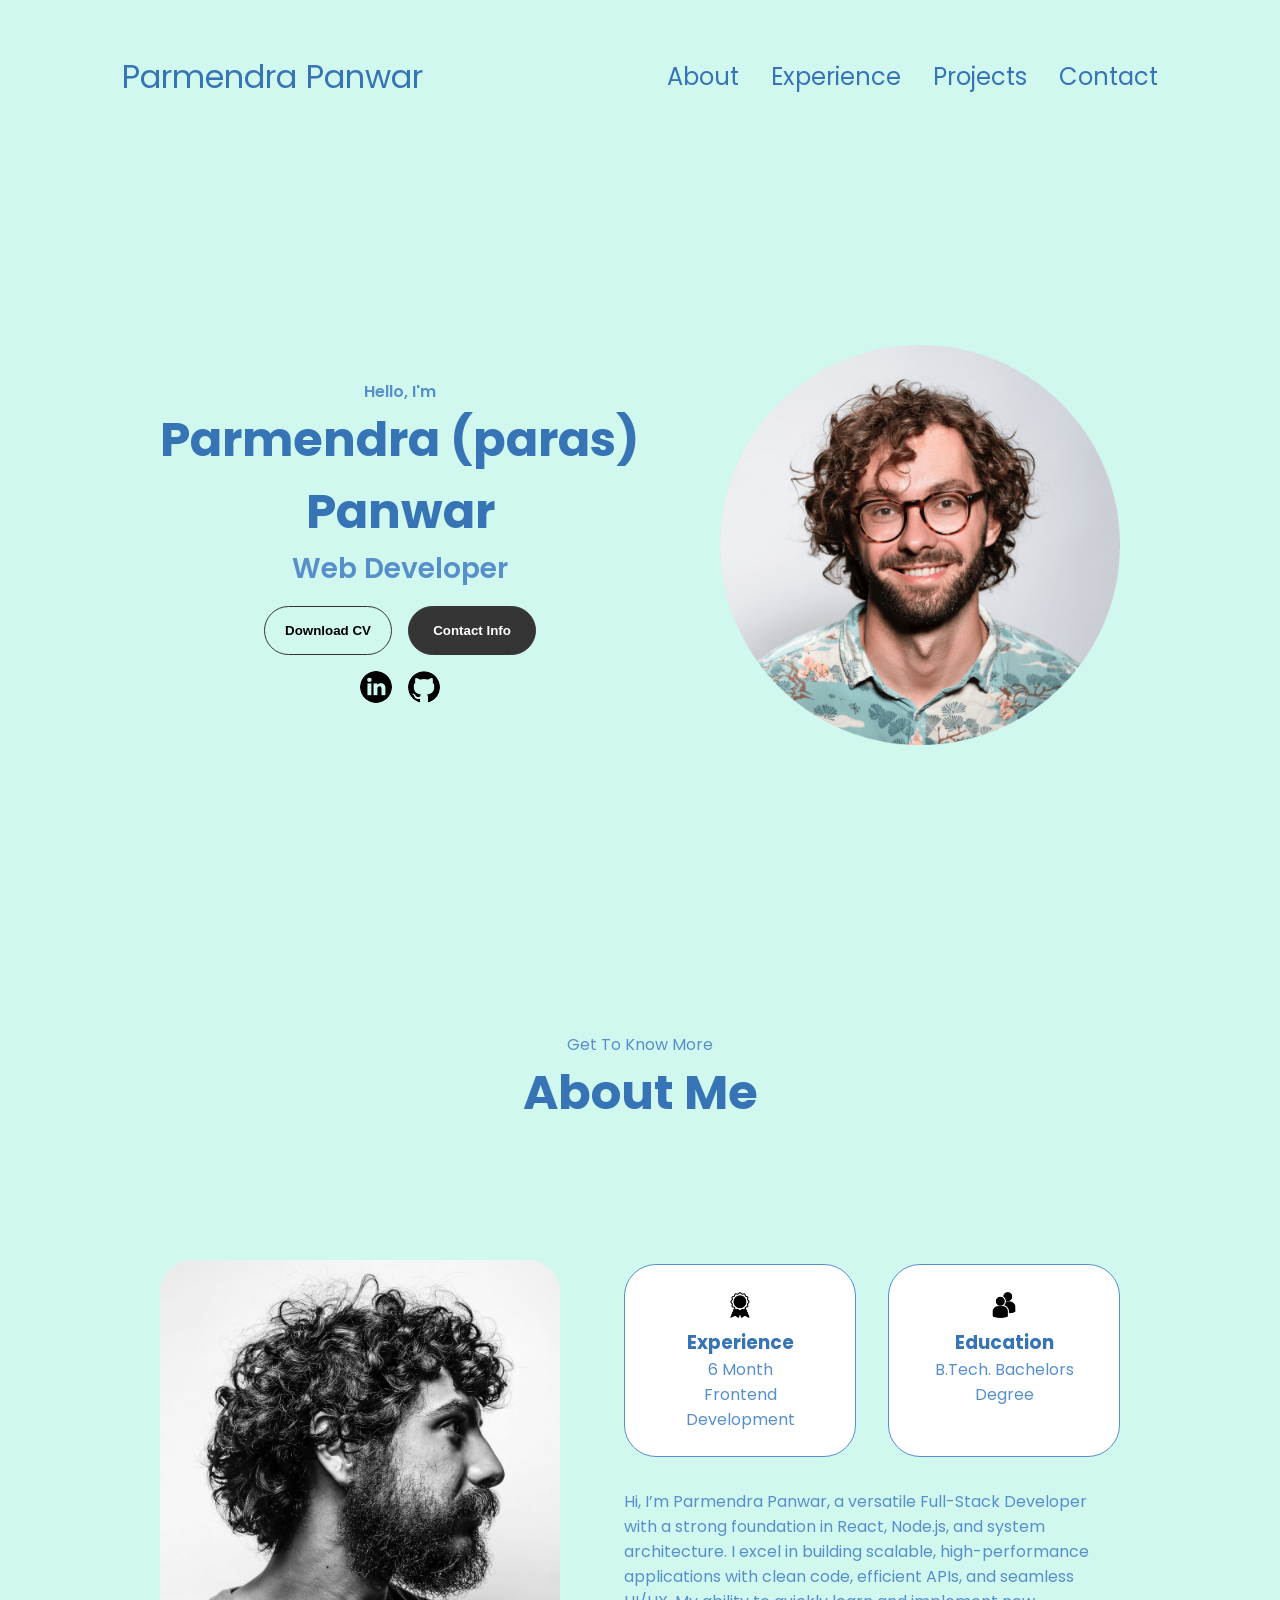
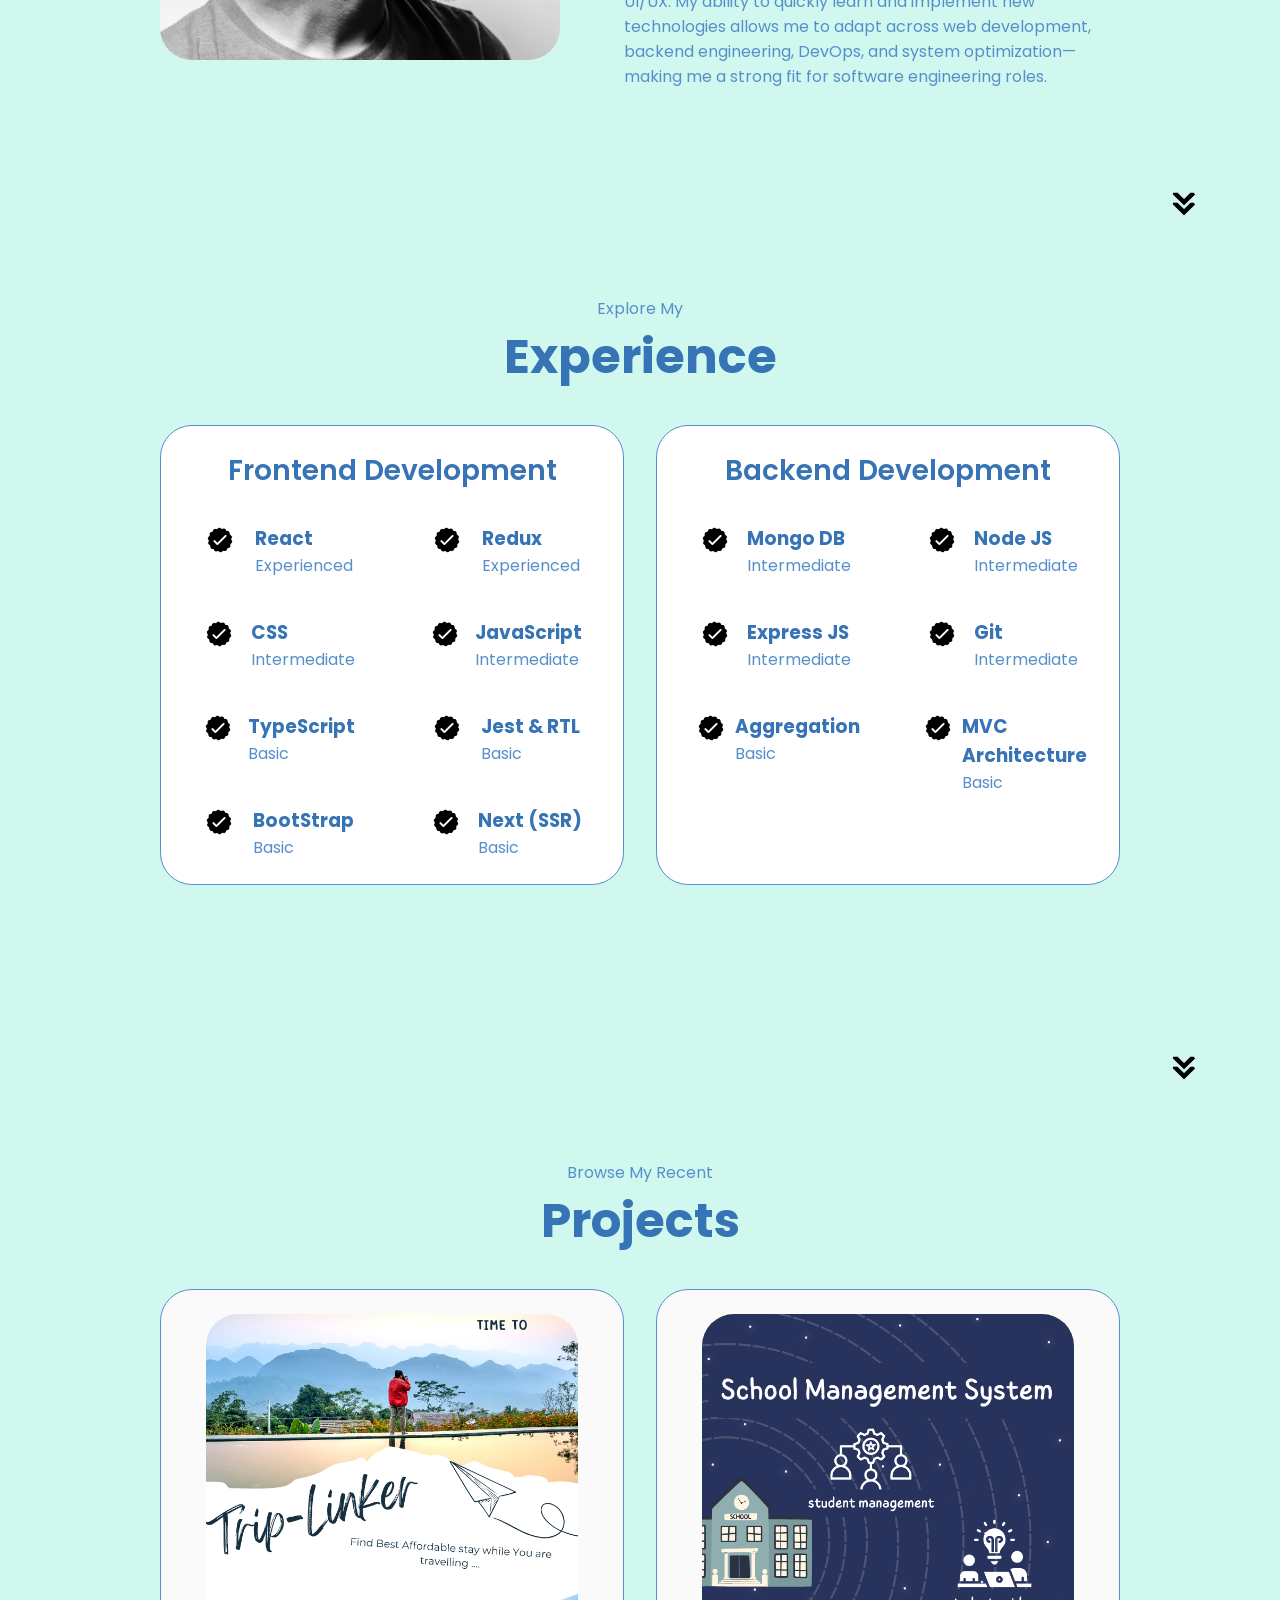
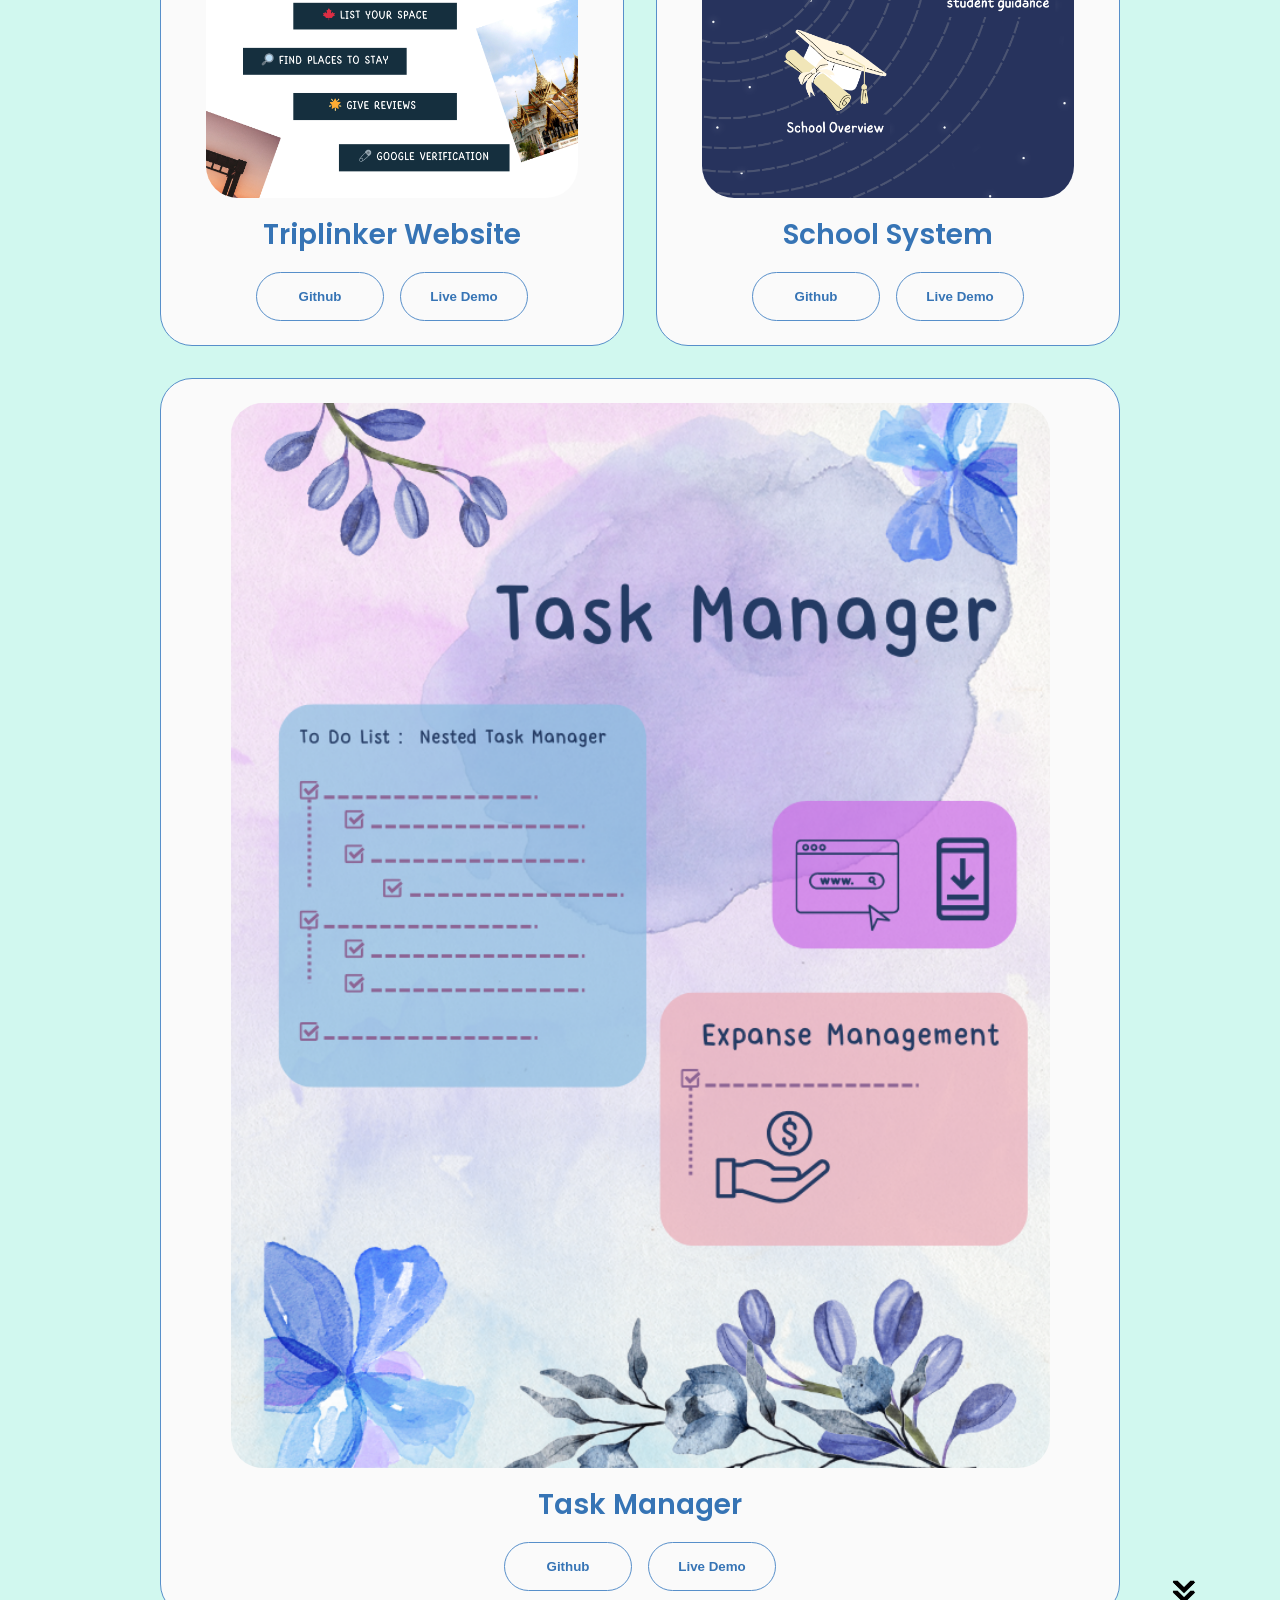
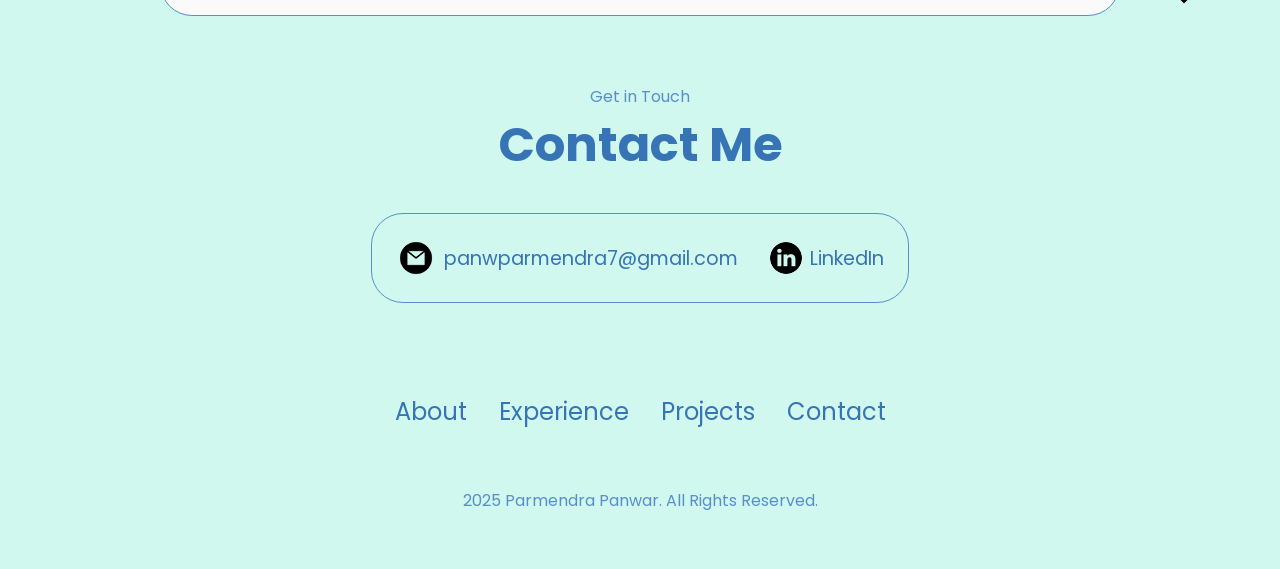
<file: index.html>
<!DOCTYPE html>
<html lang="en">
  <head>
    <meta charset="UTF-8" />
    <meta http-equiv="X-UA-Compatible" content="IE=edge" />
    <meta name="viewport" content="width=device-width, initial-scale=1.0" />
    <title>Parmendra Portfolio</title>
    <link rel="stylesheet" href="style.css" />
    <link rel="stylesheet" href="mediaqueries.css" />
  </head>
  <body>
    <nav id="desktop-nav">
      <div class="logo">Parmendra Panwar</div>
      <div>
        <ul class="nav-links">
          <li><a href="#about">About</a></li>
          <li><a href="#experience">Experience</a></li>
          <li><a href="#projects">Projects</a></li>
          <li><a href="#contact">Contact</a></li>
        </ul>
      </div>
    </nav>
    <nav id="hamburger-nav">
      <div class="logo">Parmendra Panwar</div>
      <div class="hamburger-menu">
        <div class="hamburger-icon" onclick="toggleMenu()">
          <span></span>
          <span></span>
          <span></span>
        </div>
        <div class="menu-links">
          <li><a href="#about" onclick="toggleMenu()">About</a></li>
          <li><a href="#experience" onclick="toggleMenu()">Experience</a></li>
          <li><a href="#projects" onclick="toggleMenu()">Projects</a></li>
          <li><a href="#contact" onclick="toggleMenu()">Contact</a></li>
        </div>
      </div>
    </nav>
    <section id="profile">
      <div class="section__text">
        <p class="section__text__p1">Hello, I'm</p>
        <h1 class="title">Parmendra (paras) Panwar</h1>
        <p class="section__text__p2">Web Developer</p>
        <div class="btn-container">
          <button
            class="btn btn-color-2"
            onclick="window.open('./assets/ParmendraPanwar.pdf')"
          >
            Download CV
          </button>
          <button class="btn btn-color-1" onclick="location.href='./#contact'">
            Contact Info
          </button>
        </div>
        <div id="socials-container">
          <a href="https://www.linkedin.com/in/parmendra-panwar/">
            <img
            src="./assets/linkedin.png"
            alt="My LinkedIn profile"
            class="icon"
          />
          </a>
          <a href="https://github.com/Parmendra-Panwar">
            <img
            src="./assets/github.png"
            alt="My Github profile"
            class="icon"
          />
          </a>
        </div>
      </div>
      <div class="section__pic-container">
        <img src="./assets/profile-pic.png" alt="John Doe profile picture" />
      </div>
    </section>
    <section id="about">
      <p class="section__text__p1">Get To Know More</p>
      <h1 class="title">About Me</h1>
      <div class="section-container">
        <div class="section__pic-container">
          <img
            src="./assets/about-pic.png"
            alt="Profile picture"
            class="about-pic"
          />
        </div>
        <div class="about-details-container">
          <div class="about-containers">
            <div class="details-container">
              <img
                src="./assets/experience.png"
                alt="Experience icon"
                class="icon"
              />
              <h3 class="makeMeDark">Experience</h3>
              <p class="makeMeSecondDark">6 Month <br />Frontend Development</p>
            </div>
            <div class="details-container">
              <img
                src="./assets/education.png"
                alt="Education icon"
                class="icon"
              />
              <h3 class="makeMeDark">Education</h3>
              <p class="makeMeSecondDark">B.Tech. Bachelors Degree</p>
            </div>
          </div>
          <div class="text-container">
            <p class="makeMeSecondDark">
              Hi, I’m Parmendra Panwar, a versatile Full-Stack Developer with a strong foundation in React,
              Node.js, and system architecture. I excel in building scalable, high-performance applications 
              with clean code, efficient APIs, and seamless UI/UX. My ability to quickly learn and implement 
              new technologies allows me to adapt across web development, backend engineering, DevOps, and 
              system optimization—making me a strong fit for software engineering roles.
            </p>
          </div>
        </div>
      </div>
      <img
        src="./assets/arrow.png"
        alt="Arrow icon"
        class="icon arrow"
        onclick="location.href='./#experience'"
      />
    </section>

    <section id="experience">
      <p class="section__text__p1">Explore My</p>
      <h1 class="title">Experience</h1>

      <div class="experience-details-container">
        <div class="about-containers">
          <div class="details-container">
            <h2 class="experience-sub-title">Frontend Development</h2>
            <div class="article-container">
              <article>
                <img
                  src="./assets/checkmark.png"
                  alt="Experience icon"
                  class="icon"
                />
                <div>
                  <h3 class="makeMeDark">React</h3>
                  <p class="makeMeLighter">Experienced</p>
                </div>
              </article>
              <article>
                <img
                  src="./assets/checkmark.png"
                  alt="Experience icon"
                  class="icon"
                />
                <div>
                  <h3 class="makeMeDark">Redux</h3>
                  <p class="makeMeLighter">Experienced</p>
                </div>
              </article>
              <article>
                <img
                  src="./assets/checkmark.png"
                  alt="Experience icon"
                  class="icon"
                />
                <div>
                  <h3 class="makeMeDark">CSS</h3>
                  <p class="makeMeLighter">Intermediate</p>
                </div>
              </article>
              <article>
                <img
                  src="./assets/checkmark.png"
                  alt="Experience icon"
                  class="icon"
                />
                <div>
                  <h3 class="makeMeDark">JavaScript</h3>
                  <p class="makeMeLighter">Intermediate</p>
                </div>
              </article>
              <article>
                <img
                  src="./assets/checkmark.png"
                  alt="Experience icon"
                  class="icon"
                />
                <div>
                  <h3 class="makeMeDark">TypeScript</h3>
                  <p class="makeMeLighter">Basic</p>
                </div>
              </article>
              <article>
                <img
                  src="./assets/checkmark.png"
                  alt="Experience icon"
                  class="icon"
                />
                <div>
                  <h3 class="makeMeDark">Jest & RTL</h3>
                  <p class="makeMeLighter">Basic</p>
                </div>
              </article>
              <article>
                <img
                  src="./assets/checkmark.png"
                  alt="Experience icon"
                  class="icon"
                />
                <div>
                  <h3 class="makeMeDark">BootStrap</h3>
                  <p class="makeMeLighter">Basic</p>
                </div>
              </article>
              <article>
                <img
                  src="./assets/checkmark.png"
                  alt="Experience icon"
                  class="icon"
                />
                <div>
                  <h3 class="makeMeDark">Next (SSR)</h3>
                  <p class="makeMeLighter">Basic</p>
                </div>
              </article>
            </div>
          </div>
          <div class="details-container">
            <h2 class="experience-sub-title">Backend Development</h2>
            <div class="article-container">
              <article>
                <img
                  src="./assets/checkmark.png"
                  alt="Experience icon"
                  class="icon"
                />
                <div>
                  <h3 class="makeMeDark">Mongo DB</h3>
                  <p class="makeMeLighter">Intermediate</p>
                </div>
              </article>
              <article>
                <img
                  src="./assets/checkmark.png"
                  alt="Experience icon"
                  class="icon"
                />
                <div>
                  <h3 class="makeMeDark">Node JS</h3>
                  <p class="makeMeLighter">Intermediate</p>
                </div>
              </article>
              <article>
                <img
                  src="./assets/checkmark.png"
                  alt="Experience icon"
                  class="icon"
                />
                <div>
                  <h3 class="makeMeDark">Express JS</h3>
                  <p >Intermediate</p>
                </div>
              </article>
              <article>
                <img
                  src="./assets/checkmark.png"
                  alt="Experience icon"
                  class="icon"
                />
                <div>
                  <h3 class="makeMeDark">Git</h3>
                  <p class="makeMeLighter">Intermediate</p>
                </div>
              </article>
              <article>
                <img
                  src="./assets/checkmark.png"
                  alt="Experience icon"
                  class="icon"
                />
                <div>
                  <h3 class="makeMeDark">Aggregation</h3>
                  <p class="makeMeLighter">Basic</p>
                </div>
              </article>
              <article>
                <img
                  src="./assets/checkmark.png"
                  alt="Experience icon"
                  class="icon"
                />
                <div>
                  <h3 class="makeMeDark">MVC Architecture</h3>
                  <p class="makeMeLighter">Basic</p>
                </div>
              </article>
            </div>
          </div>
        </div>
      </div>

      <img
        src="./assets/arrow.png"
        alt="Arrow icon"
        class="icon arrow"
        onclick="location.href='./#projects'"
      />
    </section>

    <section id="projects">
      <p class="section__text__p1">Browse My Recent</p>
      <h1 class="title">Projects</h1>
      <div class="experience-details-container">
        <div class="about-containers">
          <div class="details-container color-container">
            <div class="article-container">
              <img
                src="./assets/project-1.png"
                alt="Project 1"
                class="project-img"
              />
            </div>
            <h2 class="experience-sub-title project-title">Triplinker Website</h2>
            <div class="btn-container">
              <button
                class="btn btn-color-2 project-btn"
                onclick="location.href='https://github.com/'"
              >
                Github
              </button>
              <button
                class="btn btn-color-2 project-btn"
                onclick="location.href='https://github.com/'"
              >
                Live Demo
              </button>
            </div>
          </div>
          <div class="details-container color-container">
            <div class="article-container">
              <img
                src="./assets/project-2.png"
                alt="Project 2"
                class="project-img"
              />
            </div>
            <h2 class="experience-sub-title project-title">School System</h2>
            <div class="btn-container">
              <button
                class="btn btn-color-2 project-btn"
                onclick="location.href='https://github.com/'"
              >
                Github
              </button>
              <button
                class="btn btn-color-2 project-btn"
                onclick="location.href='https://github.com/'"
              >
                Live Demo
              </button>
            </div>
          </div>
          <div class="details-container color-container">
            <div class="article-container">
              <img
                src="./assets/project-3.png"
                alt="Project 3"
                class="project-img"
              />
            </div>
            <h2 class="experience-sub-title project-title">Task Manager</h2>
            <div class="btn-container">
              <button
                class="btn btn-color-2 project-btn"
                onclick="location.href='https://github.com/'"
              >
                Github
              </button>
              <button
                class="btn btn-color-2 project-btn"
                onclick="location.href='https://github.com/'"
              >
                Live Demo
              </button>
            </div>
          </div>
        </div>
      </div>
      <img
        src="./assets/arrow.png"
        alt="Arrow icon"
        class="icon arrow"
        onclick="location.href='./#contact'"
      />
    </section>
    <section id="contact">
      <p class="section__text__p1">Get in Touch</p>
      <h1 class="title">Contact Me</h1>
      <div class="contact-info-upper-container">
        <div class="contact-info-container">
          <img
            src="./assets/email.png"
            alt="Email icon"
            class="icon contact-icon email-icon"
          />
          <p class="makeMeSecondDark"><a href="mailto:panwparmendra7@gmail.com">panwparmendra7@gmail.com</a></p>
        </div>
        <div class="contact-info-container">
          <img
            src="./assets/linkedin.png"
            alt="LinkedIn icon"
            class="icon contact-icon"
          />
          <p class="makeMeSecondDark"><a href="https://www.linkedin.com">LinkedIn</a></p>
        </div>
      </div>
    </section>
    <footer>
      <nav>
        <div class="nav-links-container">
          <ul class="nav-links">
            <li><a href="#about">About</a></li>
            <li><a href="#experience">Experience</a></li>
            <li><a href="#projects">Projects</a></li>
            <li><a href="#contact">Contact</a></li>
          </ul>
        </div>
      </nav>
      <p class="makeMeSecondDark"> 2025 Parmendra Panwar. All Rights Reserved.</p>
    </footer>
    <script src="script.js"></script>
  </body>
</html>
</file>
<file: style.css>
/* GENERAL */

@import url("https://fonts.googleapis.com/css2?family=Poppins:wght@300;400;500;600&display=swap");

:root {
  --dark: #3674B5;
  --mid-dark: #578FCA;
  --dark-light: #236d85;
  --light: #D1F8EF;
}
/* update the full css code with these three color */
/*  */
* {
  margin: 0;
  padding: 0;
}

body {
  font-family: "Poppins", sans-serif;
  background: var(--light);
}

html {
  scroll-behavior: smooth;
}

p {
  color: var(--mid-dark);
}

.makeMeDark{
  color: var(--dark);
}
/* TRANSITION */

a,
.btn {
  transition: all 300ms ease;
}

/* DESKTOP NAV */

nav,
.nav-links {
  display: flex;
}

nav {
  justify-content: space-around;
  align-items: center;
  height: 17vh;
}

.nav-links {
  gap: 2rem;
  list-style: none;
  font-size: 1.5rem;
}

a {
  color: var(--dark);
  text-decoration: none;
  text-decoration-color: white;
}

a:hover {
  color: var(--dark-light);
  text-decoration: underline;
  text-underline-offset: 1rem;
  text-decoration-color: var(--dark);
}

.logo {
  color: var(--dark);
  font-size: 2rem;
}

.logo:hover {
  cursor: default;
}

/* HAMBURGER MENU */

#hamburger-nav {
  display: none;
}

.hamburger-menu {
  position: relative;
  display: inline-block;
}

.hamburger-icon {
  display: flex;
  flex-direction: column;
  justify-content: space-between;
  height: 24px;
  width: 30px;
  cursor: pointer;
}

.hamburger-icon span {
  width: 100%;
  height: 2px;
  background-color: var(--dark);
  transition: all 0.3 ease-in-out;
}

.menu-links {
  position: absolute;
  top: 100%;
  right: 0;
  background-color: white;
  width: fit-content;
  max-height: 0;
  overflow: hidden;
  transition: all 0.3 ease-in-out;
}

.menu-links a {
  display: block;
  padding: 10px;
  text-align: center;
  font-size: 1.5rem;
  color: var(--dark);
  text-decoration: none;
  transition: all 0.3 ease-in-out;
}

.menu-links li {
  list-style: none;
}

.menu-links.open {
  max-height: 300px;
}

.hamburger-icon.open span:first-child {
  transform: rotate(45deg) translate(10px, 5px);
}

.hamburger-icon.open span:nth-child(2) {
  opacity: 0;
}

.hamburger-icon.open span:last-child {
  transform: rotate(-45deg) translate(10px, -5px);
}

.hamburger-icon span:first-child {
  transform: none;
}

.hamburger-icon span:first-child {
  opacity: 1;
}

.hamburger-icon span:first-child {
  transform: none;
}

/* SECTIONS */

section {
  padding-top: 4vh;
  height: 96vh;
  margin: 0 10rem;
  box-sizing: border-box;
  min-height: fit-content;
}

.section-container {
  display: flex;
}

/* PROFILE SECTION */

#profile {
  display: flex;
  justify-content: center;
  gap: 5rem;
  height: 80vh;
}

.section__pic-container {
  display: flex;
  height: 400px;
  width: 400px;
  margin: auto 0;
}

.section__text {
  align-self: center;
  text-align: center;
}

.section__text p {
  font-weight: 600;
}

.section__text__p1 {
  text-align: center;
}

.section__text__p2 {
  font-size: 1.75rem;
  margin-bottom: 1rem;
}

.title {
  color: var(--dark);
  font-size: 3rem;
  text-align: center;
}

#socials-container {
  display: flex;
  justify-content: center;
  margin-top: 1rem;
  gap: 1rem;
}

/* ICONS */

.icon {
  cursor: pointer;
  height: 2rem;
  border-radius: 50%;
}

/* BUTTONS */

.btn-container {
  display: flex;
  justify-content: center;
  gap: 1rem;
}

.btn {
  font-weight: 600;
  transition: all 300ms ease;
  padding: 1rem;
  width: 8rem;
  border-radius: 2rem;
}

.btn-color-1,
.btn-color-2 {
  border: rgb(53, 53, 53) 0.1rem solid;
}

.btn-color-1:hover,
.btn-color-2:hover {
  cursor: pointer;
}

.btn-color-1,
.btn-color-2:hover {
  background: rgb(53, 53, 53);
  color: white;
}

.btn-color-1:hover {
  background: rgb(0, 0, 0);
}

.btn-color-2 {
  background: none;
}

.btn-color-2:hover {
  border: rgb(255, 255, 255) 0.1rem solid;
}

.btn-container {
  gap: 1rem;
}

/* ABOUT SECTION */

#about {
  position: relative;
}

.about-containers {
  gap: 2rem;
  margin-bottom: 2rem;
  margin-top: 2rem;
}

.about-details-container {
  justify-content: center;
  flex-direction: column;
}

.about-containers,
.about-details-container {
  display: flex;
}

.about-pic {
  border-radius: 2rem;
}

.arrow {
  position: absolute;
  right: -5rem;
  bottom: 2.5rem;
}

.details-container {
  padding: 1.5rem;
  flex: 1;
  background: white;
  border-radius: 2rem;
  border: rgb(53, 53, 53) 0.1rem solid;
  border-color: var(--mid-dark);
  text-align: center;
}

.section-container {
  gap: 4rem;
  height: 80%;
}

.section__pic-container {
  height: 400px;
  width: 400px;
  margin: auto 0;
}

/* EXPERIENCE SECTION */

#experience {
  position: relative;
}

.experience-sub-title {
  color: var(--dark);
  font-weight: 600;
  font-size: 1.75rem;
  margin-bottom: 2rem;
}

.experience-details-container {
  display: flex;
  justify-content: center;
  flex-direction: column;
}

.article-container {
  display: flex;
  text-align: initial;
  flex-wrap: wrap;
  flex-direction: row;
  gap: 2.5rem;
  justify-content: space-around;
}

article {
  display: flex;
  width: 10rem;
  justify-content: space-around;
  gap: 0.5rem;
}

article .icon {
  cursor: default;
}

/* PROJECTS SECTION */

#projects {
  position: relative;
}

.color-container {
  border-color: var(--mid-dark);
  background: rgb(250, 250, 250);
}

.project-img {
  border-radius: 2rem;
  width: 90%;
  height: 90%;
}

.project-title {
  margin: 1rem;
  color: var(--dark);
}

.project-btn {
  color: var(--dark);
  border-color: var(--mid-dark);
}

/* CONTACT */

#contact {
  display: flex;
  justify-content: center;
  flex-direction: column;
  height: 70vh;
}

.contact-info-upper-container {
  display: flex;
  justify-content: center;
  border-radius: 2rem;
  border: rgb(53, 53, 53) 0.1rem solid;
  border-color: var(--mid-dark);
  background: (250, 250, 250);
  margin: 2rem auto;
  padding: 0.5rem;
}

.contact-info-container {
  display: flex;
  align-items: center;
  justify-content: center;
  gap: 0.5rem;
  margin: 1rem;
}

.contact-info-container p {
  font-size: larger;
}

.contact-icon {
  cursor: default;
}

.email-icon {
  height: 2.5rem;
}

/* FOOTER SECTION */

footer {
  height: 26vh;
  margin: 0 1rem;
}

footer p {
  text-align: center;
}
</file>
<file: mediaqueries.css>
@media screen and (max-width: 1400px) {
  #profile {
    height: 83vh;
    margin-bottom: 6rem;
  }
  .about-containers {
    flex-wrap: wrap;
  }
  #contact,
  #projects {
    height: fit-content;
  }
}

@media screen and (max-width: 1200px) {
  #desktop-nav {
    display: none;
  }
  #hamburger-nav {
    display: flex;
  }
  #experience,
  .experience-details-container {
    margin-top: 2rem;
  }
  #profile,
  .section-container {
    display: block;
  }
  .arrow {
    display: none;
  }
  section,
  .section-container {
    height: fit-content;
  }
  section {
    margin: 0 5%;
  }
  .section__pic-container {
    width: 275px;
    height: 275px;
    margin: 0 auto 2rem;
  }
  .about-containers {
    margin-top: 0;
  }
}

@media screen and (max-width: 600px) {
  #contact,
  footer {
    height: 40vh;
  }
  #profile {
    height: 83vh;
    margin-bottom: 0;
  }
  article {
    font-size: 1rem;
  }
  footer nav {
    height: fit-content;
    margin-bottom: 2rem;
  }
  .about-containers,
  .contact-info-upper-container,
  .btn-container {
    flex-wrap: wrap;
  }
  .contact-info-container {
    margin: 0;
  }
  .contact-info-container p,
  .nav-links li a {
    font-size: 1rem;
  }
  .experience-sub-title {
    font-size: 1.25rem;
  }
  .logo {
    font-size: 1.5rem;
  }
  .nav-links {
    flex-direction: column;
    gap: 0.5rem;
    text-align: center;
  }
  .section__pic-container {
    width: auto;
    height: 46vw;
    justify-content: center;
  }
  .section__text__p2 {
    font-size: 1.25rem;
  }
  .title {
    font-size: 2rem;
  }
  .text-container {
    text-align: justify;
  }
}
</file>
